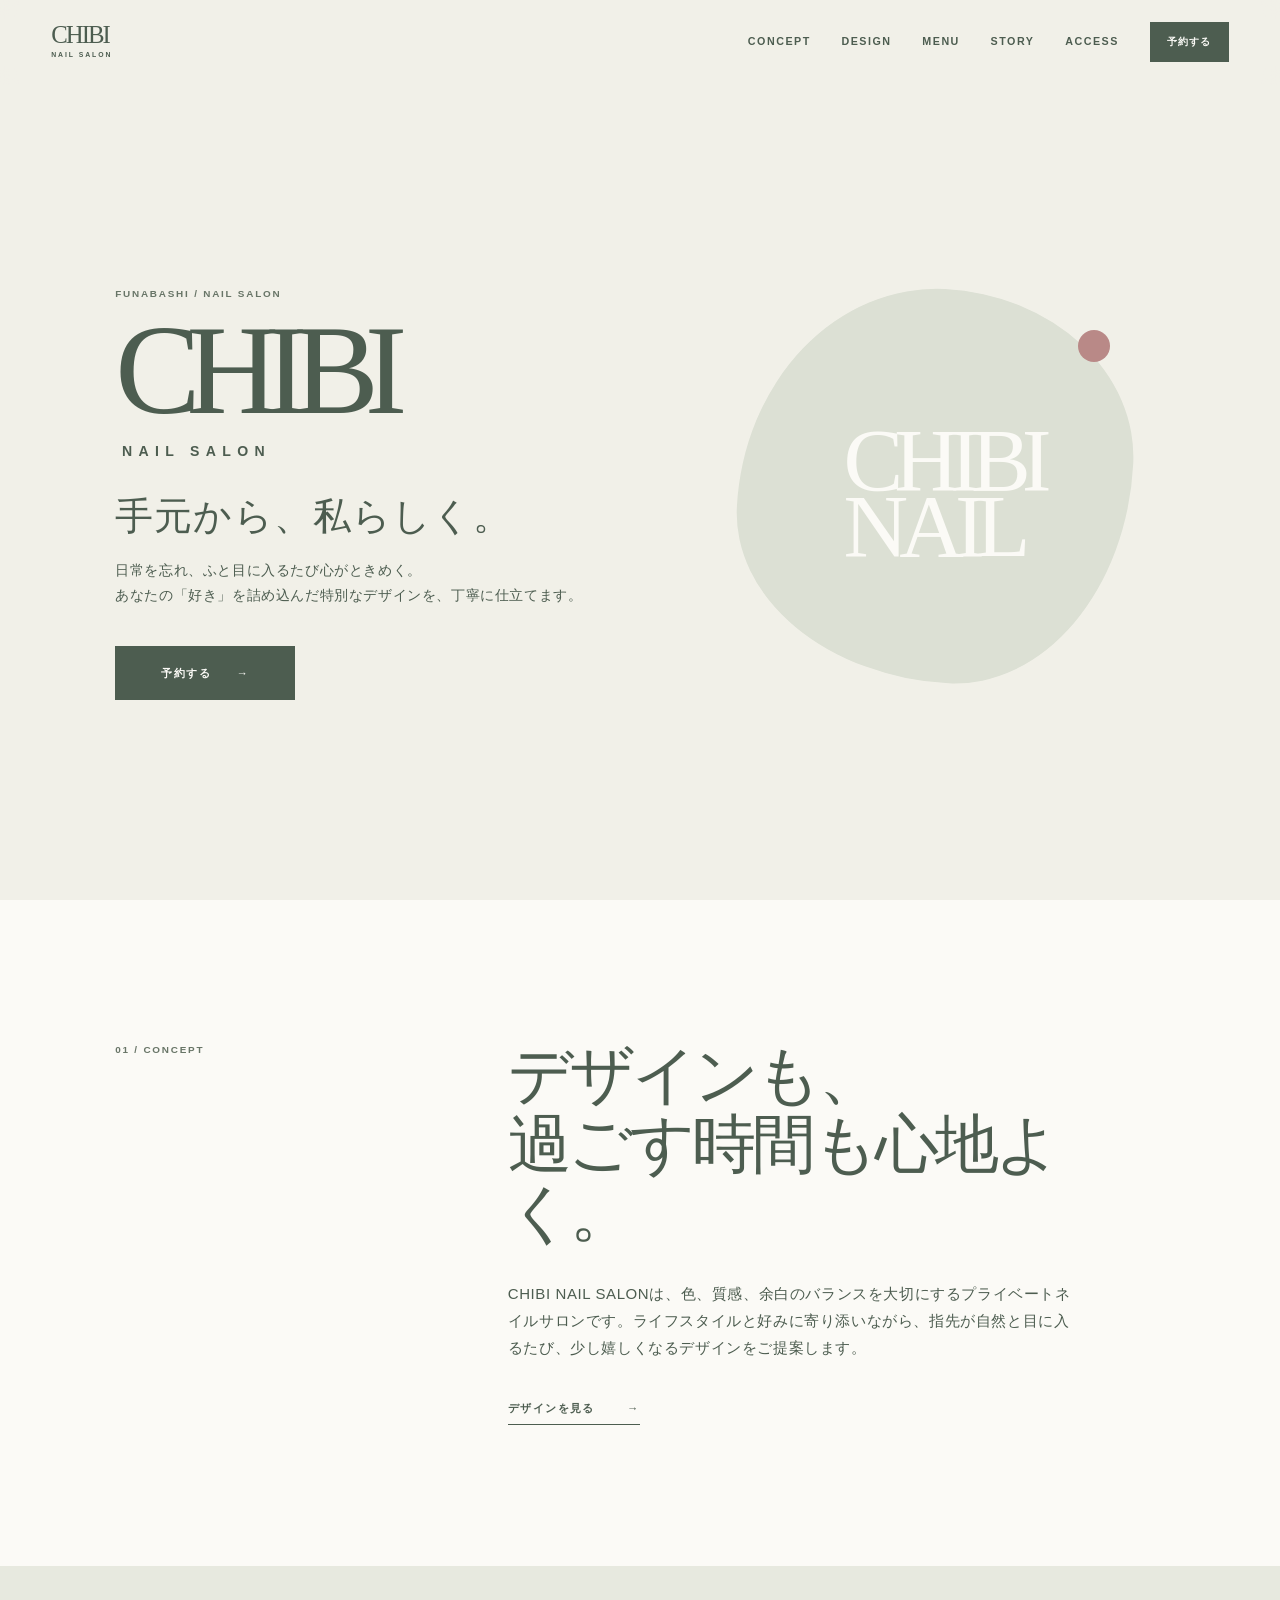
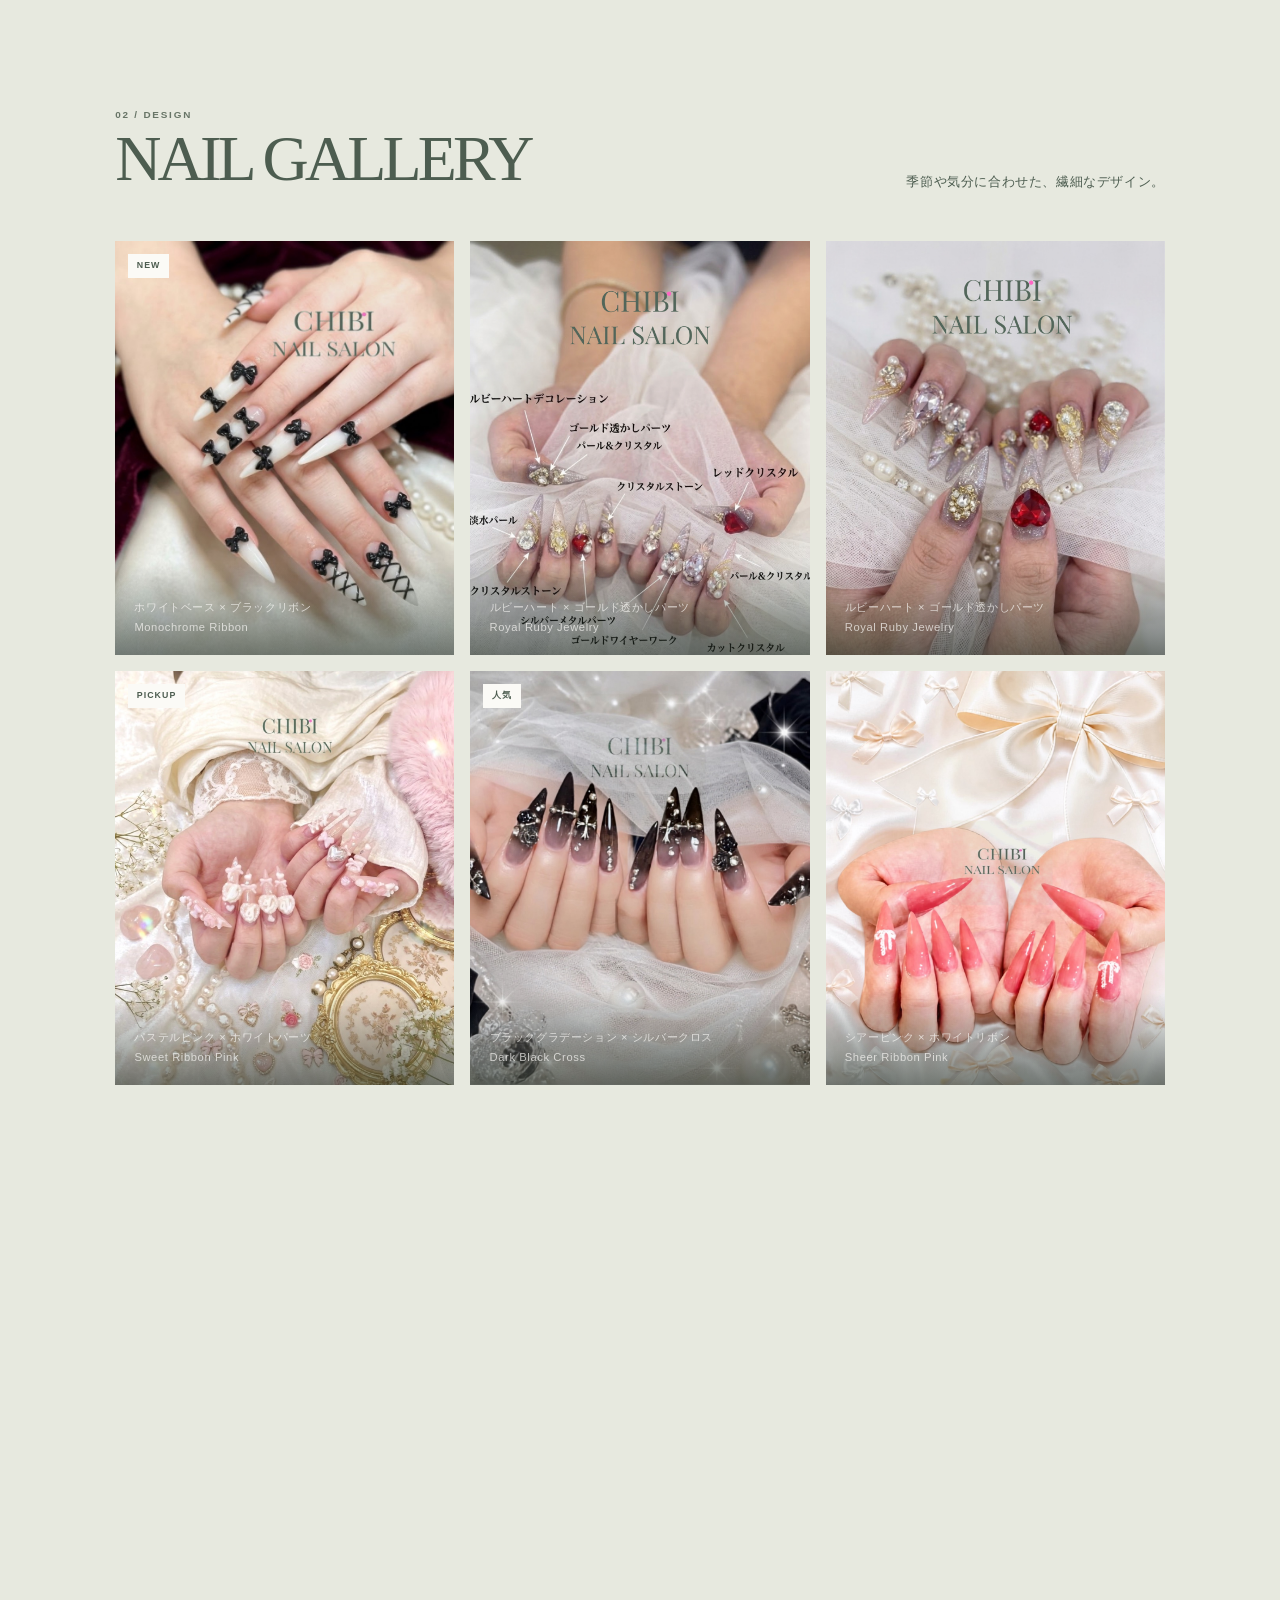
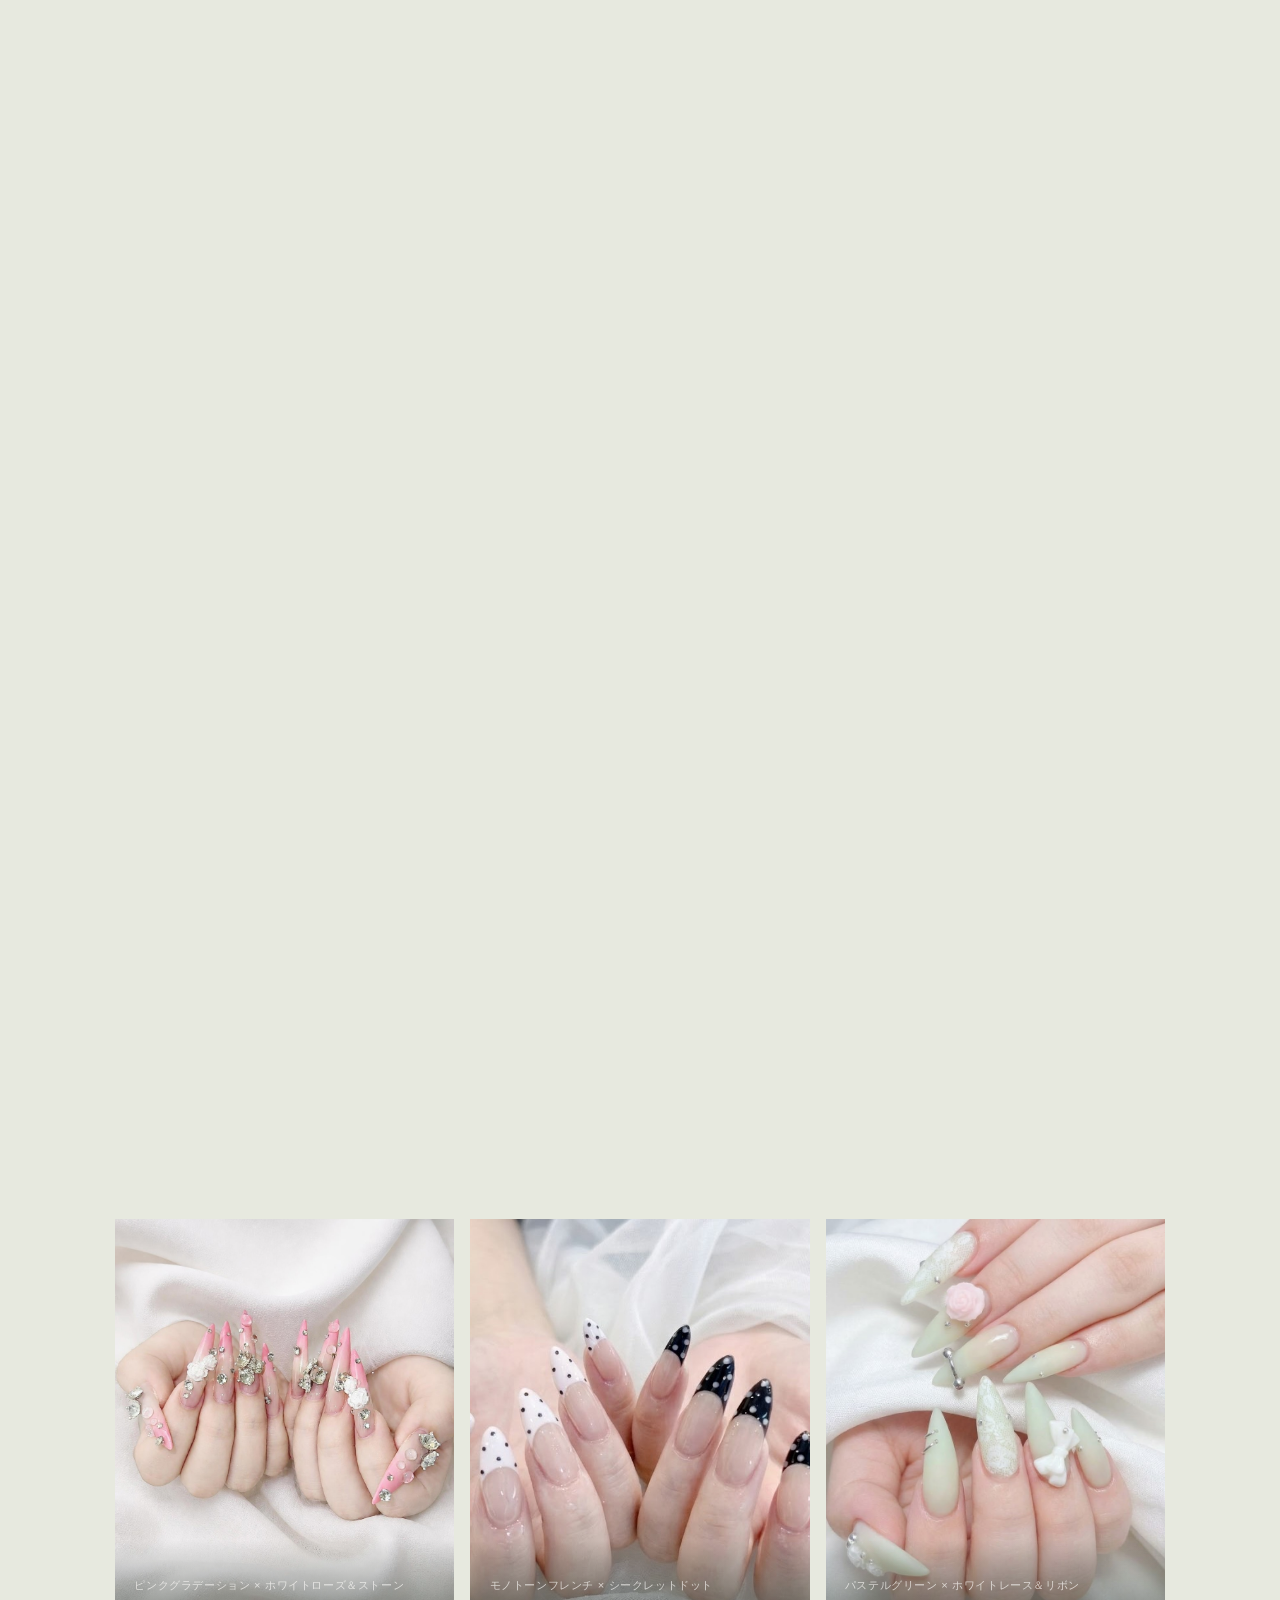
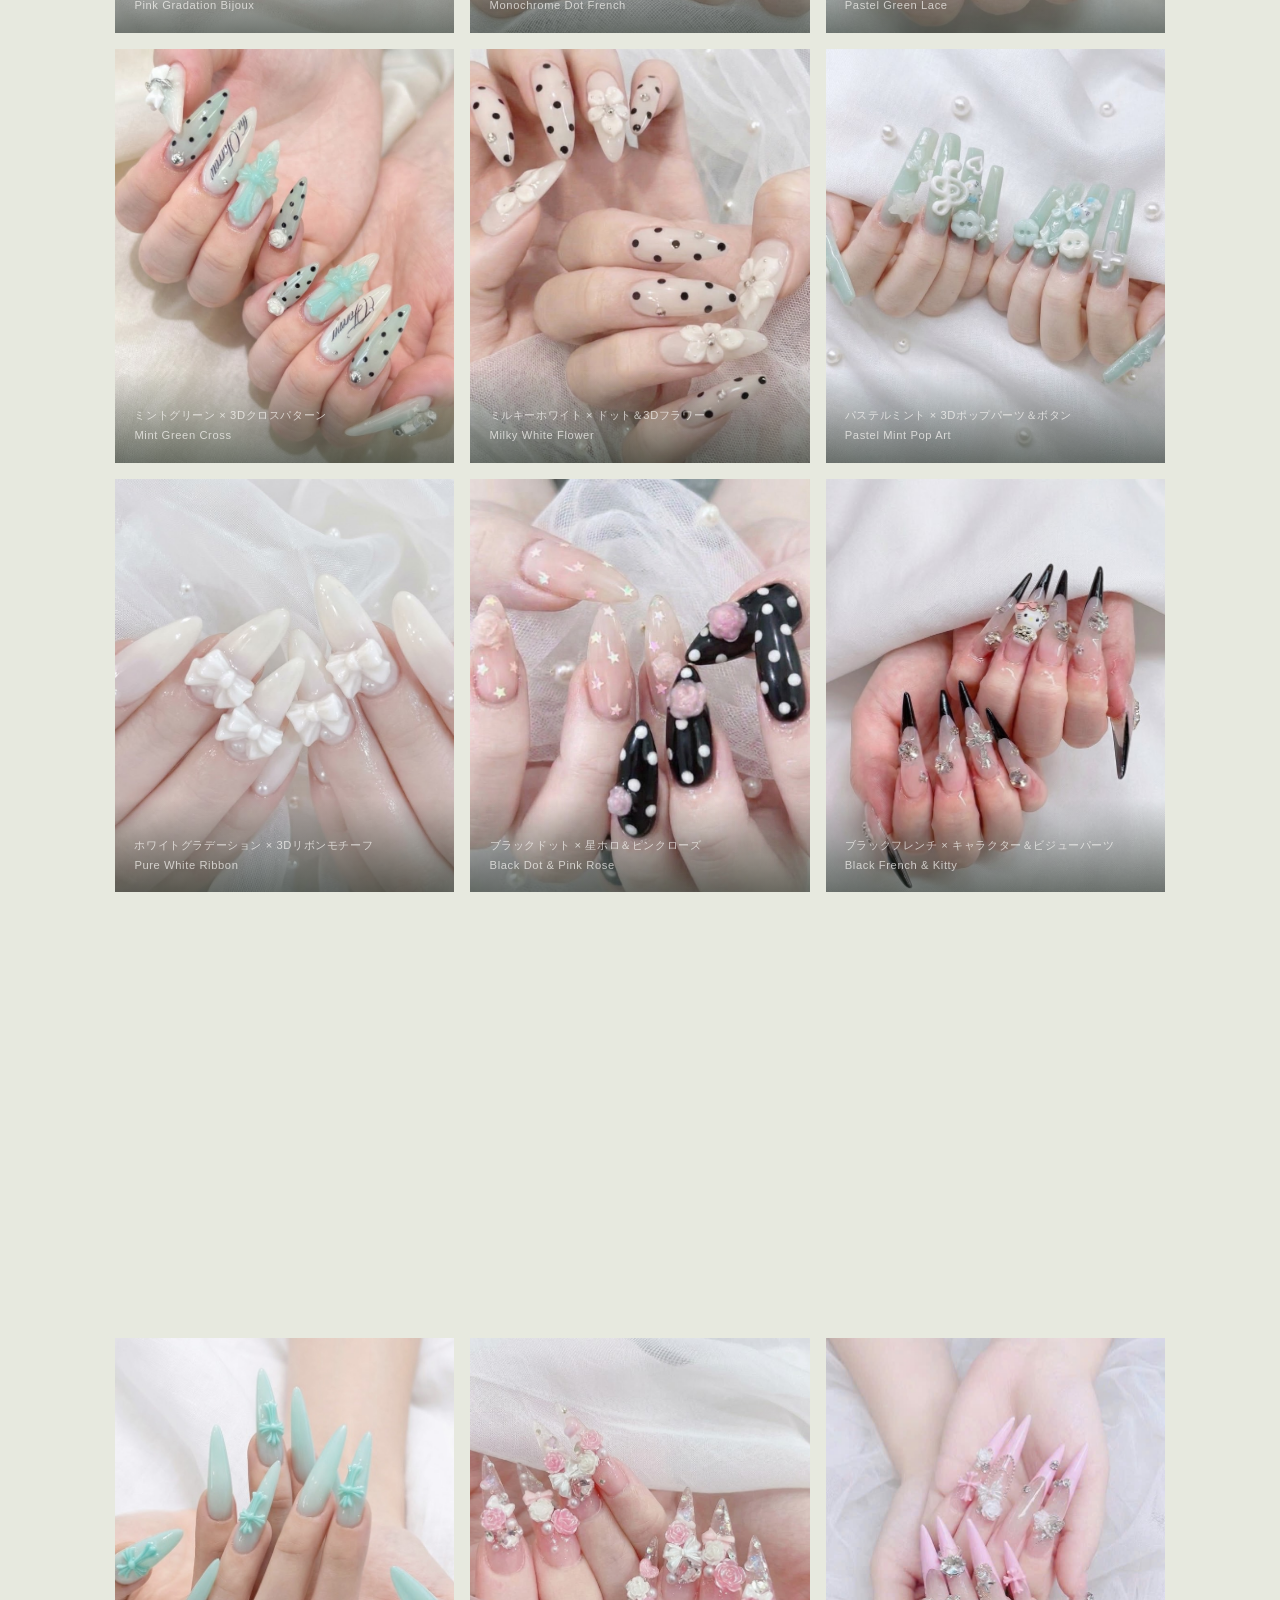
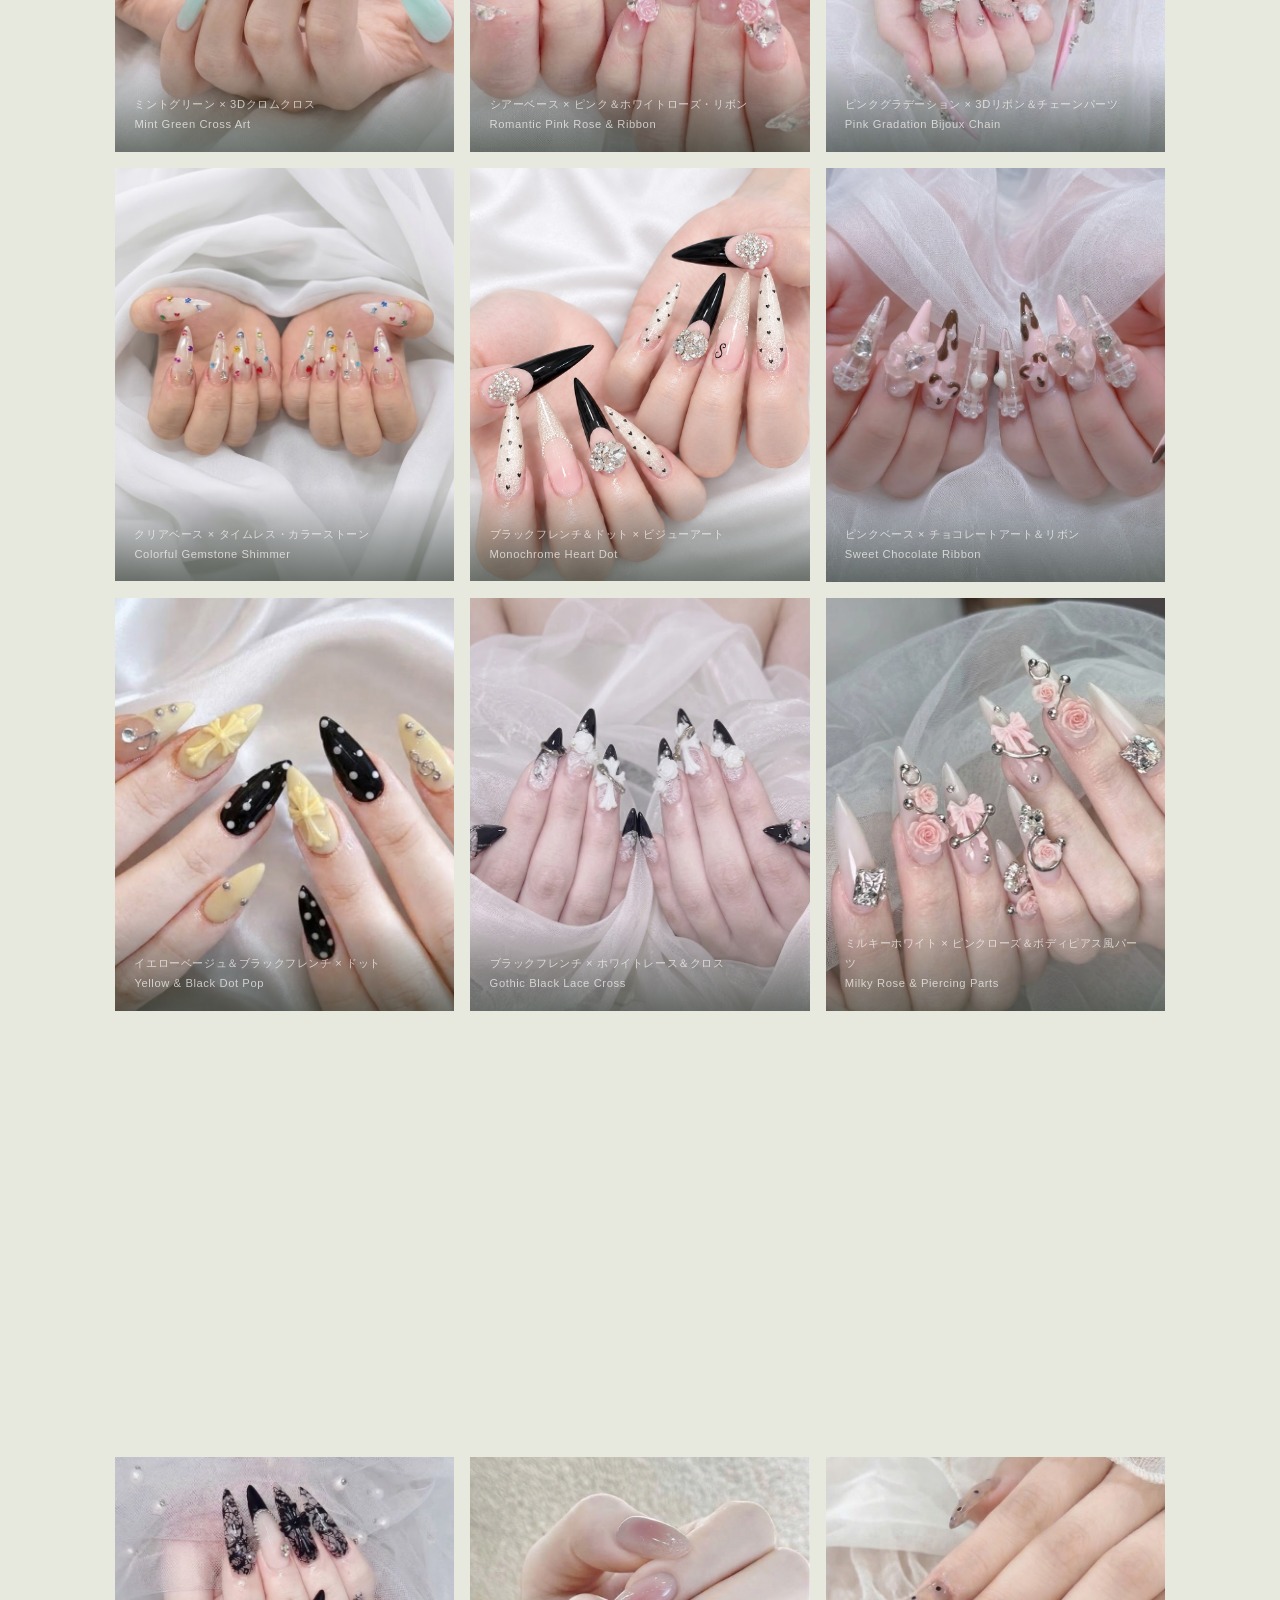
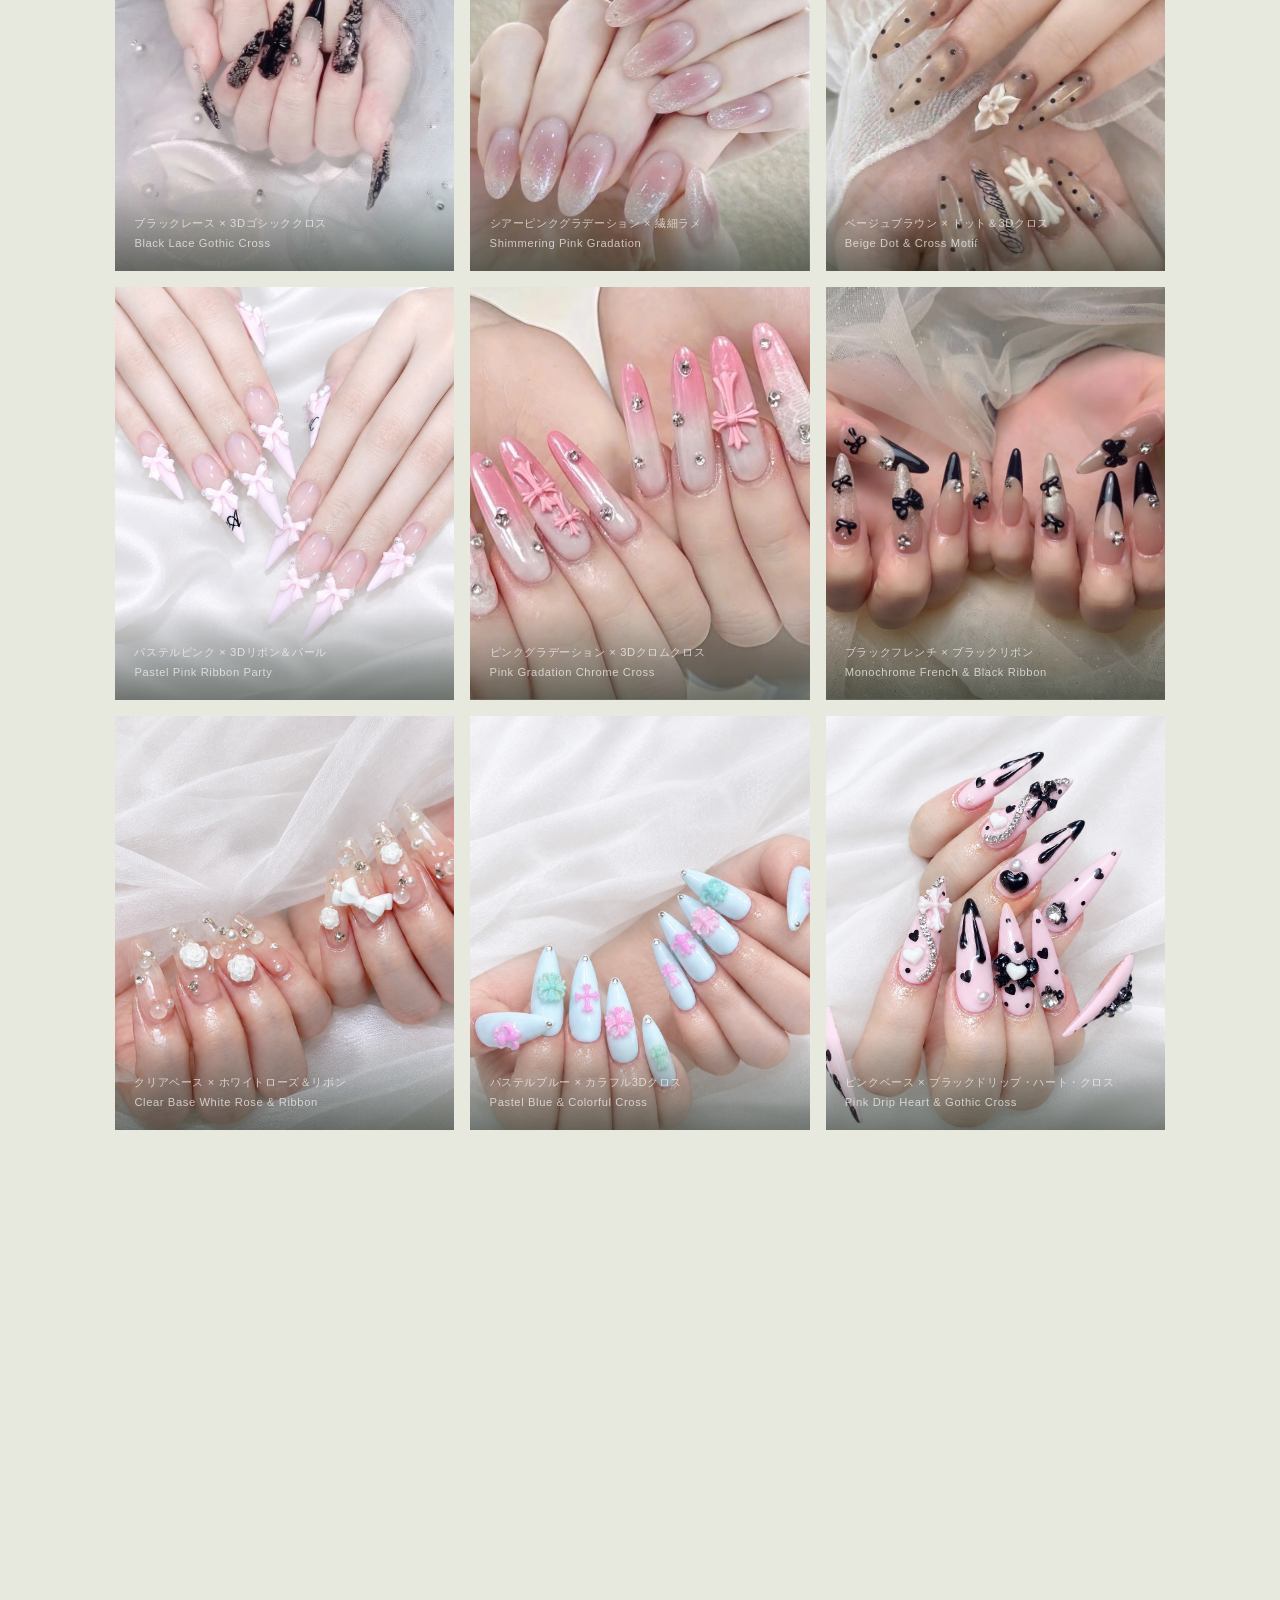
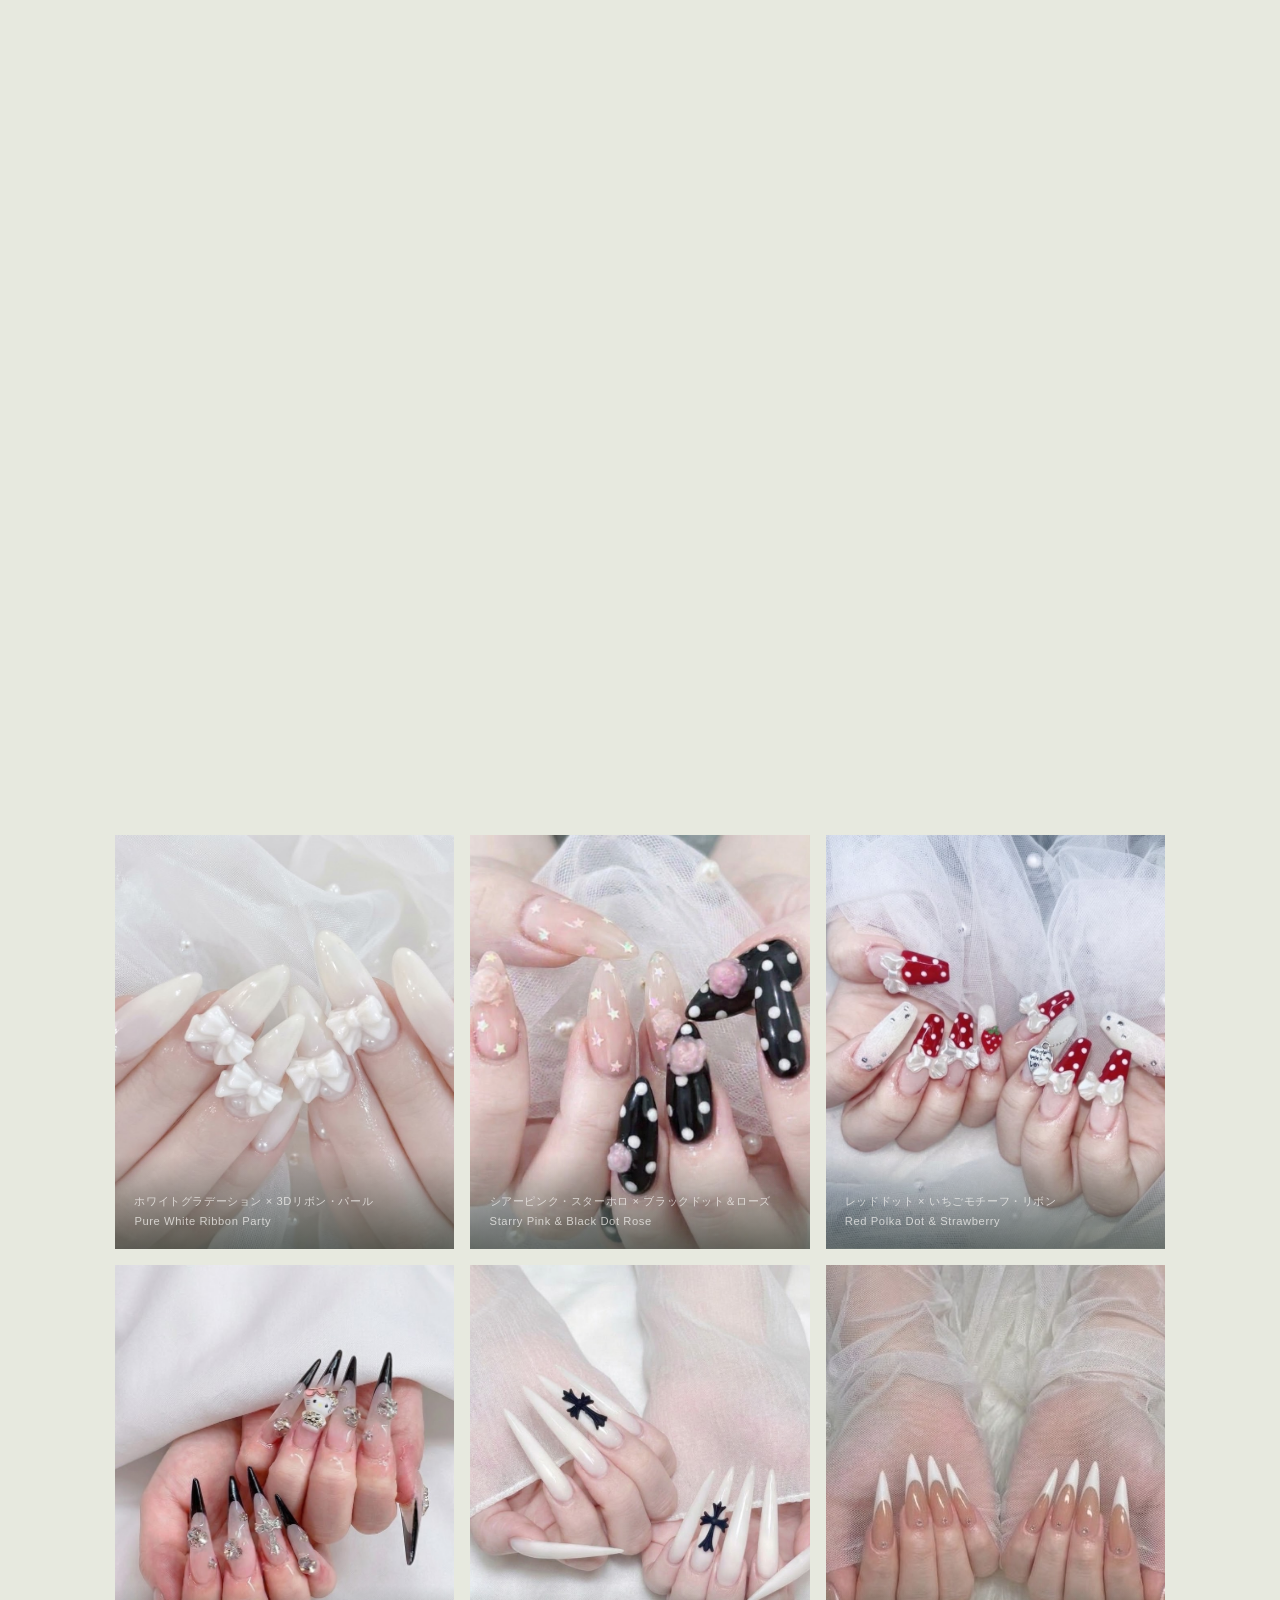
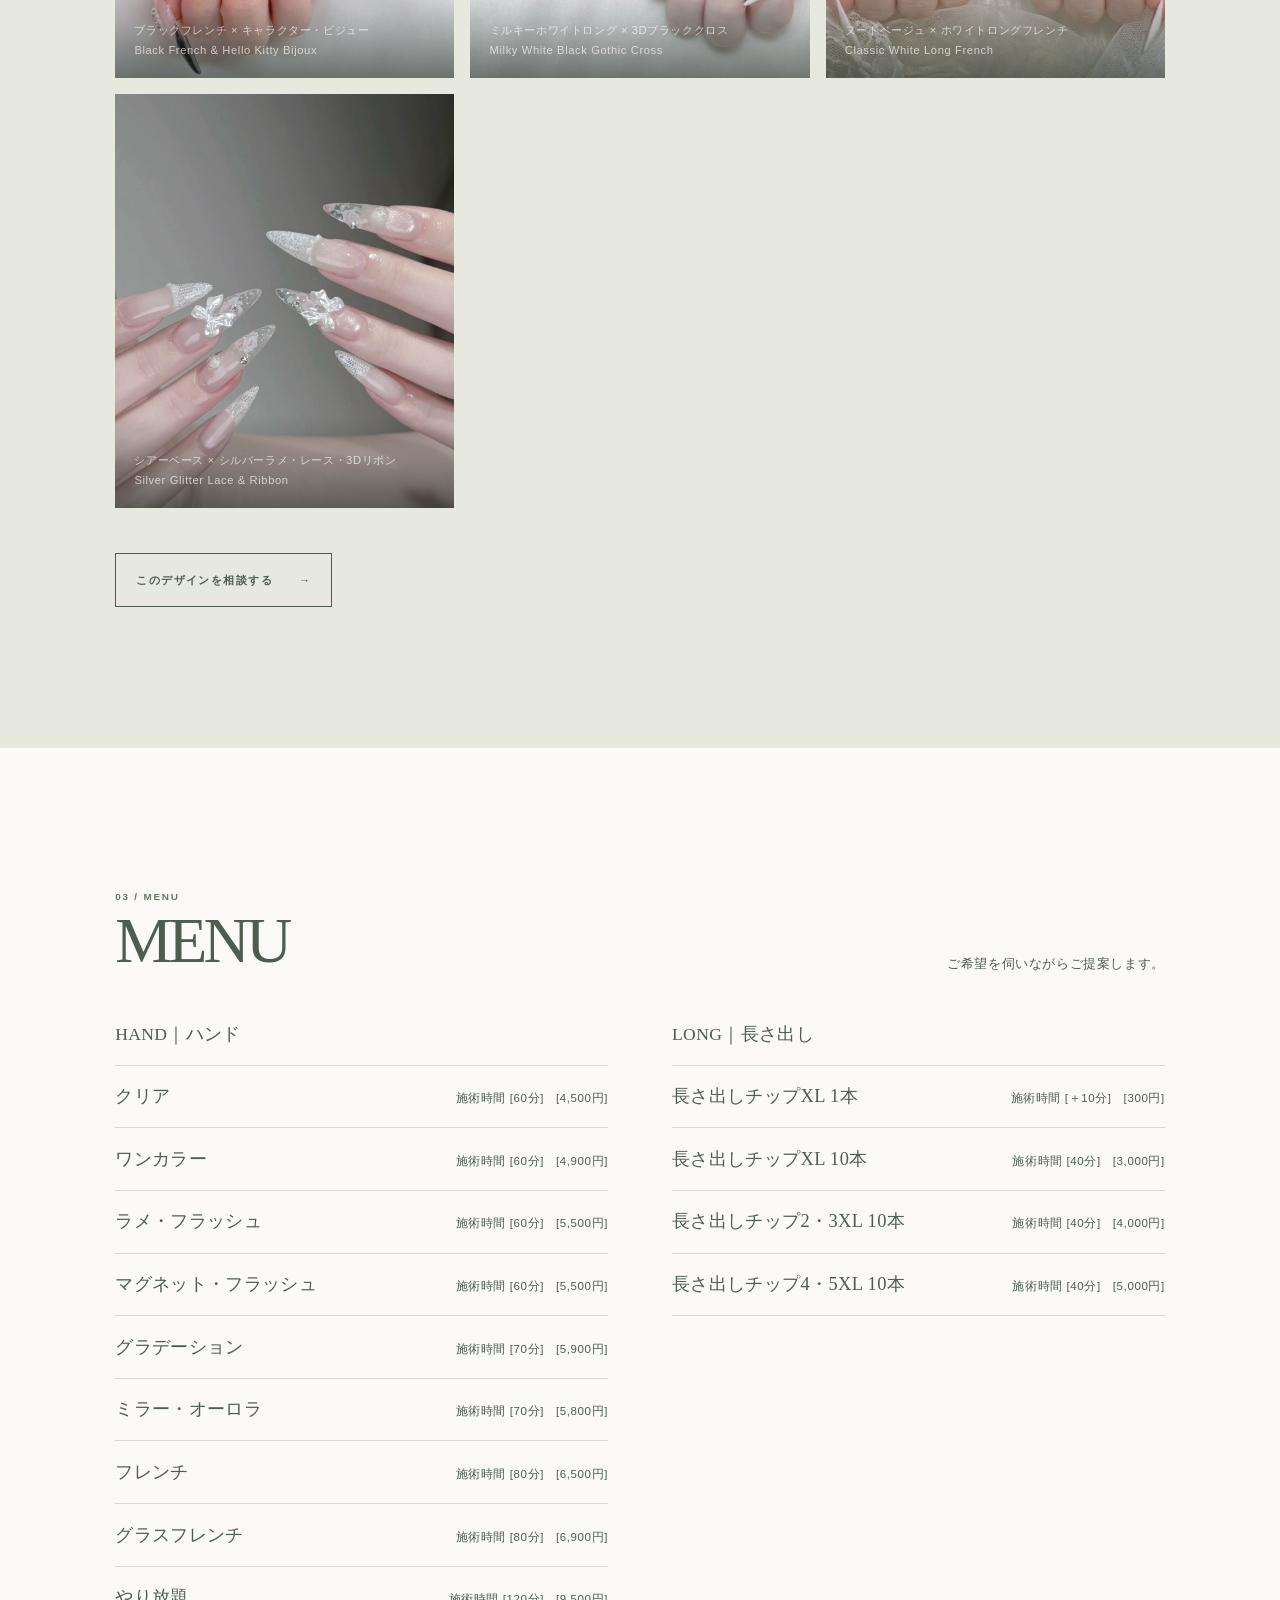
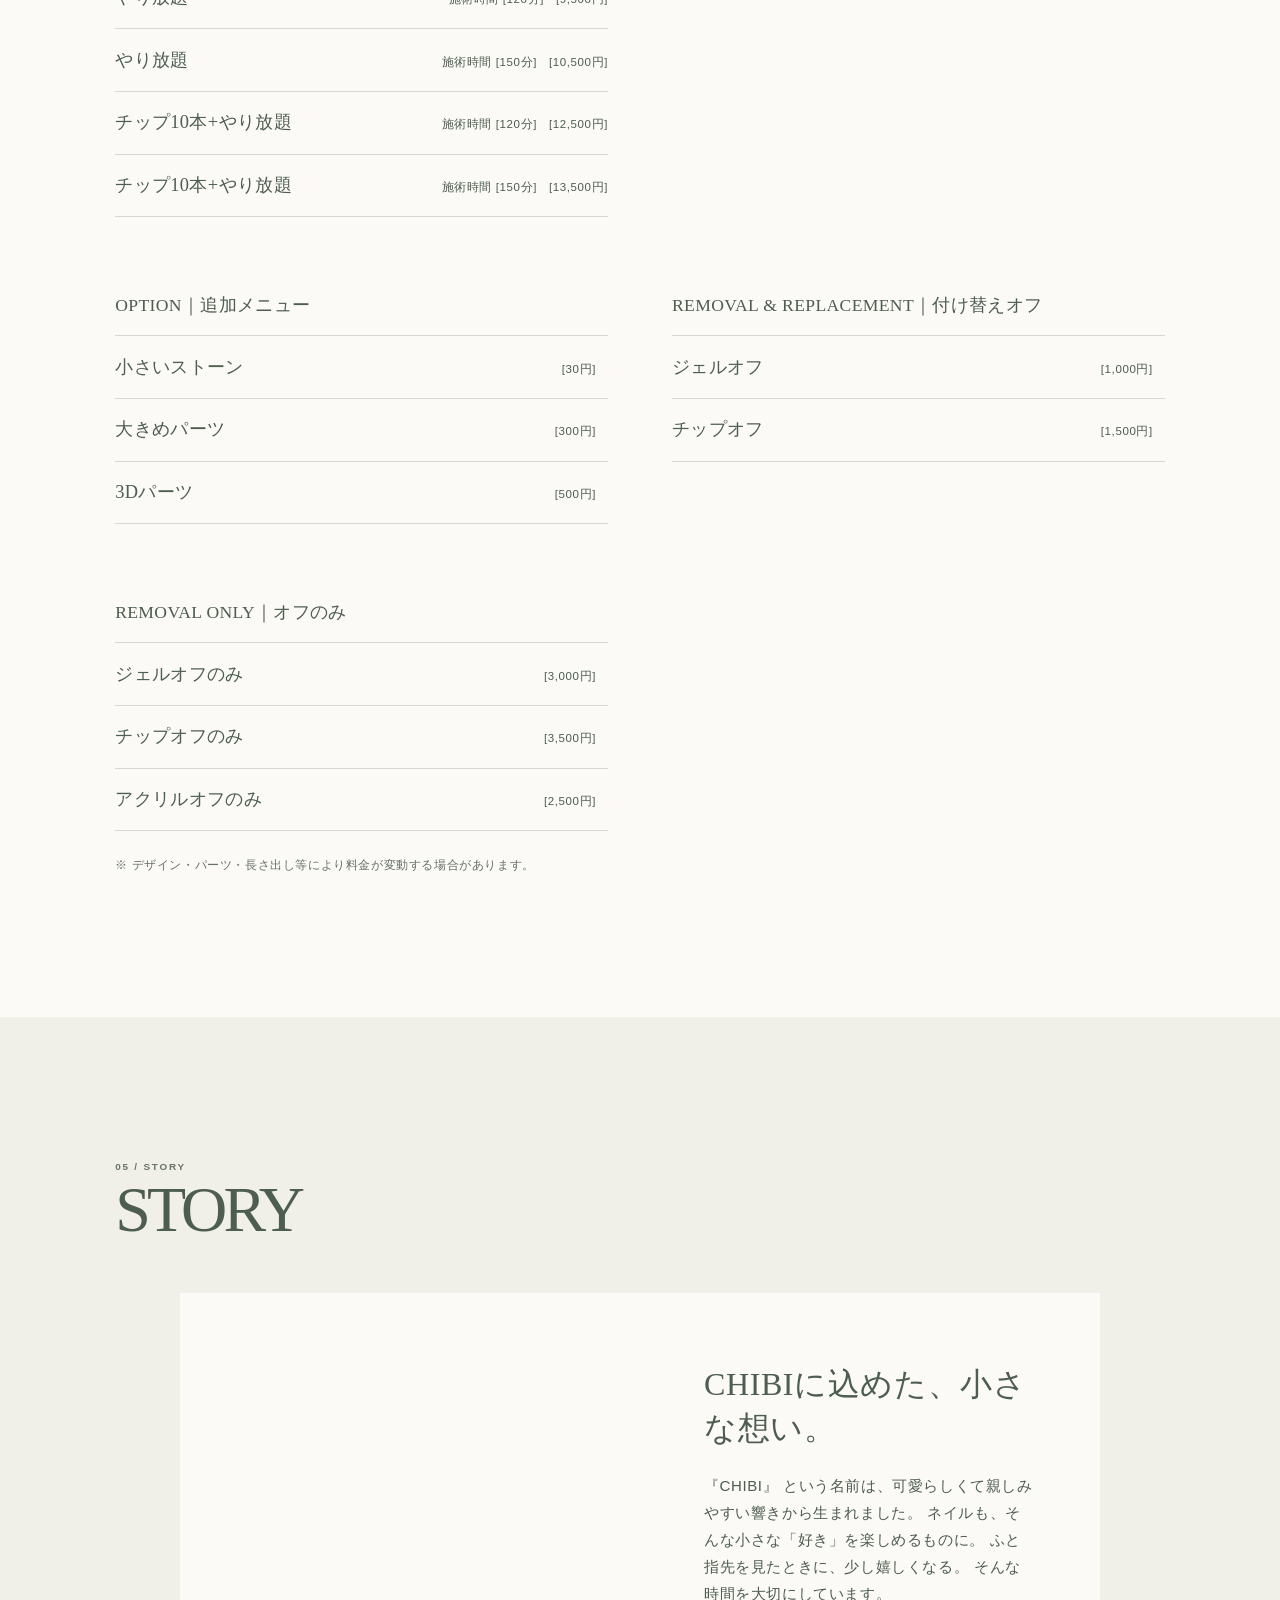
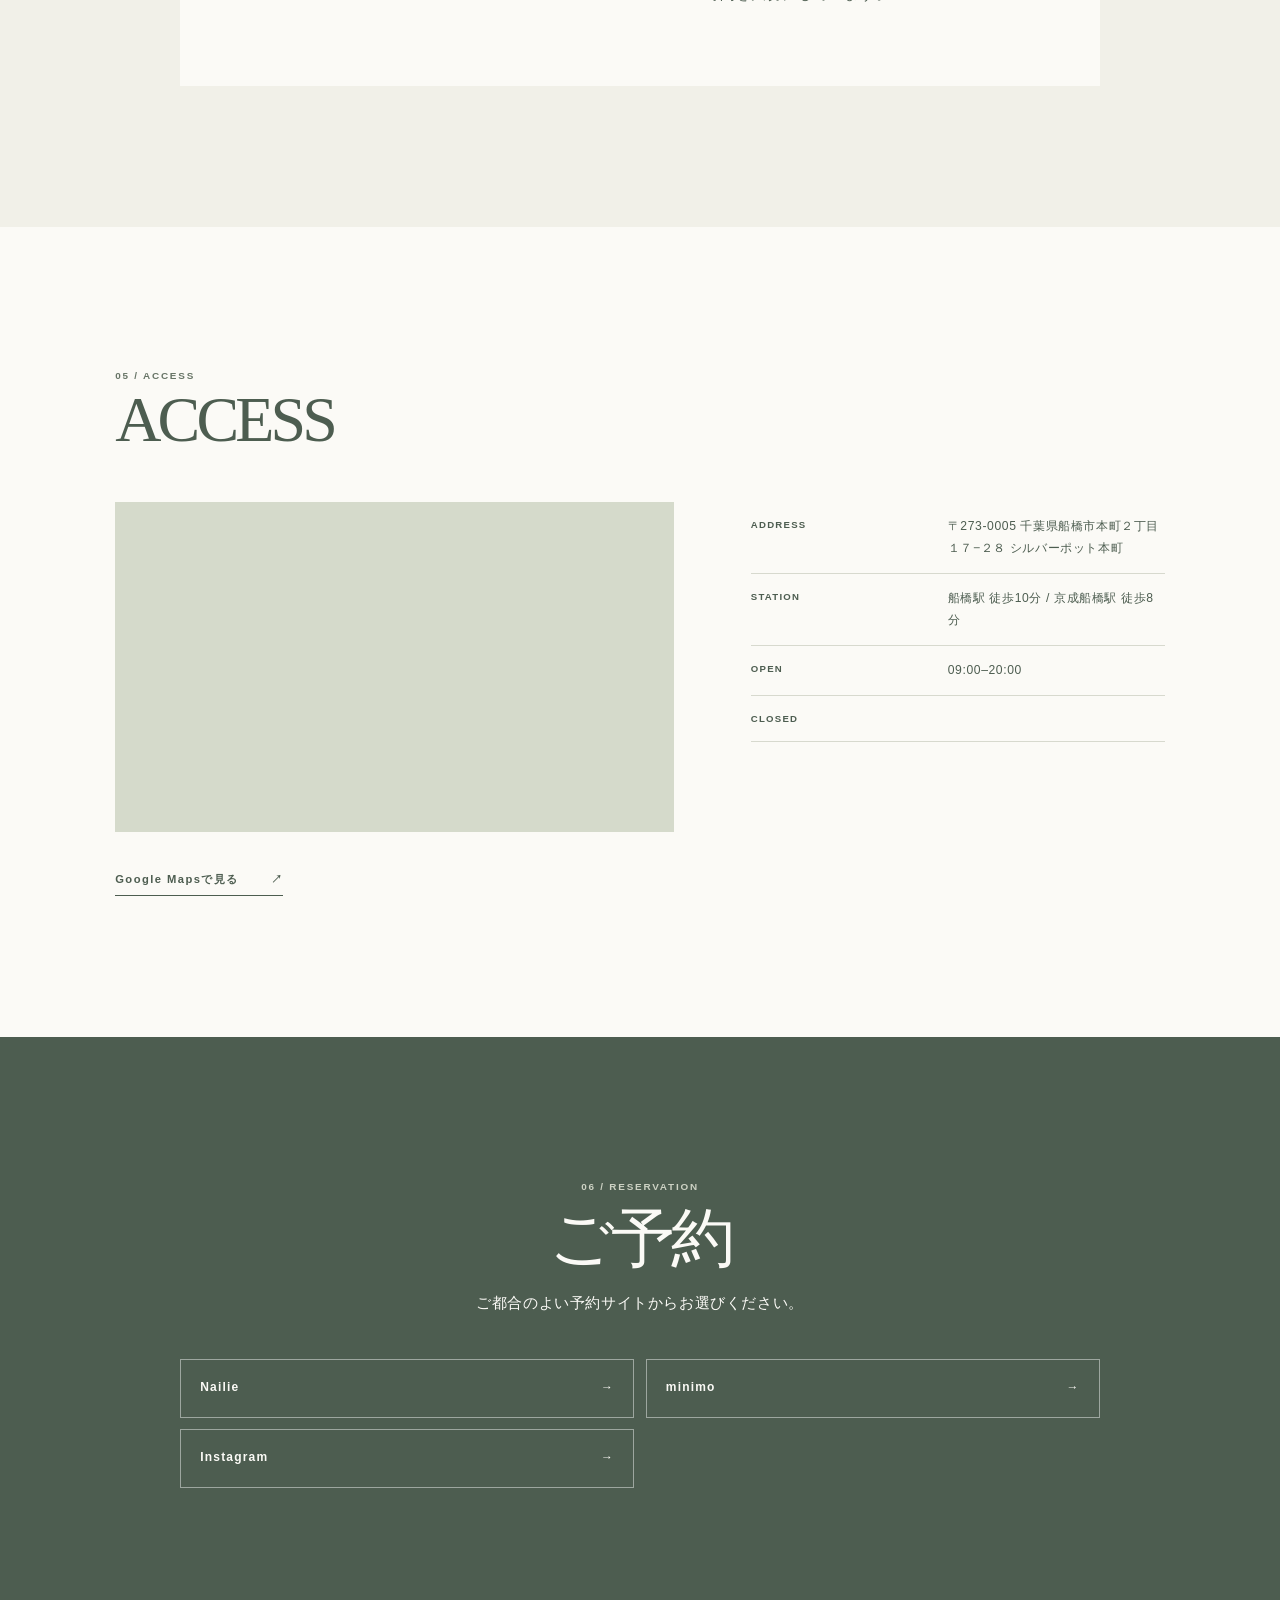
<file: index.html>
<!doctype html>
<html lang="ja">
  <head>
    <meta charset="UTF-8">
    <meta name="viewport" content="width=device-width, initial-scale=1.0">
    <link rel="icon" href="assets/images/NAIL SALON.FAVIVON1.png">
    <!-- CHANGE: 公開前に店舗情報に合わせて書き換えてください -->
    <title>
      CHIBI NAIL SALON｜手元から、私らしく。
    </title>
    <meta name="description" content="CHIBI NAIL SALONは、繊細なデザインと心地よい時間を大切にするネイルサロンです。ご予約はNAILY、ホットペッパービューティー、minimo、Instagramから。">
    <meta property="og:type" content="website">
    <meta property="og:title" content="CHIBI NAIL SALON｜手元から、私らしく。">
    <meta property="og:description" content="繊細なデザインと心地よい時間を大切にするネイルサロン。">
    <meta property="og:image" content="assets/logo/chibi-nail-logo.svg">
    <meta property="og:locale" content="ja_JP">
    <link rel="stylesheet" href="css/style.css">
  </head>
  <body>
    <!--
      ==================== 編集ガイド ====================
      1. 店舗名・キャッチコピー: HERO セクション
      2. メニュー・料金: MENU セクションの [ ] 内
      3. スタッフ情報: STAFF セクションの [ ] 内
      4. 住所・営業時間・Google Maps URL: ACCESS セクションの [ ] 内
      5. 予約URL: RESERVATION と FOOTER の [ ] 内
      6. ギャラリー写真: assets/images/ と js/main.js の galleryItems
      ====================================================
    -->
    <a class="skip-link" href="#main">
      本文へ移動
    </a>
    <header class="site-header" data-header>
      <a class="brand" href="#top" aria-label="CHIBI NAIL SALON ホーム">
        <span>
          CHIBI
        </span>
        <small>
          NAIL SALON
        </small>
      </a>
      <button class="menu-toggle" type="button" aria-label="メニューを開く" aria-expanded="false" aria-controls="site-nav" data-menu-toggle>
        <span>
        </span>
        <span>
        </span>
      </button>
      <nav id="site-nav" class="site-nav" aria-label="メインナビゲーション" data-menu>
        <a href="#concept">
          CONCEPT
        </a>
        <a href="#gallery">
          DESIGN
        </a>
        <a href="#menu">
          MENU
        </a>
        <a href="#staff">
          STORY
        </a>
        <a href="#access">
          ACCESS
        </a>
        <a class="button button--small" href="#reservation">
          予約する
        </a>
      </nav>
    </header>
    <main id="main">
      <!-- HERO: キャッチコピーと紹介文は、このセクションの文章を編集 -->
      <section id="top" class="hero" aria-labelledby="hero-title">
        <div class="hero__content reveal">
          <p class="eyebrow">
            FUNABASHI / NAIL SALON
          </p>
          <h1 id="hero-title">
            <span>
              CHIBI
            </span>
            <small>
              NAIL SALON
            </small>
          </h1>
          <p class="hero__lead">
            手元から、私らしく。
          </p>
          <p class="hero__copy">
            日常を忘れ、ふと目に入るたび心がときめく。
            <br>
            あなたの「好き」を詰め込んだ特別なデザインを、丁寧に仕立てます。
          </p>
          <a class="button" href="#reservation">
            予約する
            <span aria-hidden="true">
              →
            </span>
          </a>
        </div>
        <div class="hero__art" aria-hidden="true">
          <div class="hero__shape">
          </div>
          <div class="hero__dot">
          </div>
          <p>
            CHIBI
            <br>
            NAIL
          </p>
        </div>
      </section>
      <!-- CONCEPT: サロンの特徴・想いを編集 -->
      <section id="concept" class="section concept" aria-labelledby="concept-title">
        <div class="section__label reveal">
          <p class="eyebrow">
            01 / CONCEPT
          </p>
        </div>
        <div class="concept__content reveal">
          <h2 id="concept-title">
            デザインも、
            <br>
            過ごす時間も心地よく。
          </h2>
          <p>
            CHIBI NAIL SALONは、色、質感、余白のバランスを大切にするプライベートネイルサロンです。ライフスタイルと好みに寄り添いながら、指先が自然と目に入るたび、少し嬉しくなるデザインをご提案します。
          </p>
          <a class="text-link" href="#gallery">
            デザインを見る
            <span aria-hidden="true">
              →
            </span>
          </a>
        </div>
      </section>
      <!-- GALLERY: 画像は HTML ではなく js/main.js の galleryItems で管理 -->
      <section id="gallery" class="section gallery" aria-labelledby="gallery-title">
        <div class="section-heading reveal">
          <div>
            <p class="eyebrow">
              02 / DESIGN
            </p>
            <h2 id="gallery-title">
              NAIL GALLERY
            </h2>
          </div>
          <p>
            季節や気分に合わせた、繊細なデザイン。
          </p>
        </div>
        <!-- CHANGE: js/main.js の galleryItems に画像と情報を追加してください -->
        <div id="gallery-grid" class="gallery-grid" aria-live="polite">
        </div>
        <a class="button button--outline reveal" href="#reservation">
          このデザインを相談する
          <span aria-hidden="true">
            →
          </span>
        </a>
      </section>
      <!-- MENU: メニュー名、施術時間、料金を編集 -->
      <section id="menu" class="section menu" aria-labelledby="menu-title">
        <div class="section-heading reveal">
          <div>
            <p class="eyebrow">
              03 / MENU
            </p>
            <h2 id="menu-title">
              MENU
            </h2>
          </div>
          <p>
            ご希望を伺いながらご提案します。
          </p>
        </div>
        <!-- CHANGE: 料金・施術時間・オフ料金を確定後に下記へ入力してください -->
        <div class="menu-layout reveal">
          <section class="menu-category-block">
            <h3 class="menu-category">
              HAND｜ハンド
            </h3>
            <div class="menu-category__items">
    <!-- <article>
                <h3>
                  クリア
                </h3>
                <p class="menu-meta">
                  施術時間 [45分]
                </p>
                <p class="price">
                  [5,000円]
                </p>
              </article> -->
    <article>
                <h3>
                  クリア
                </h3>
                <p class="menu-meta">
                  施術時間 [60分]
                </p>
                <p class="price">
                  [4,500円]
                </p>
              </article>
    <article>
                <h3>
                  ワンカラー
                </h3>
                <p class="menu-meta">
                  施術時間 [60分]
                </p>
                <p class="price">
                  [4,900円]
                </p>
              </article>
    <article>
                <h3>
                  ラメ・フラッシュ
                </h3>
                <p class="menu-meta">
                  施術時間 [60分]
                </p>
                <p class="price">
                  [5,500円]
                </p>
              </article>
    <article>
                <h3>
                  マグネット・フラッシュ
                </h3>
                <p class="menu-meta">
                  施術時間 [60分]
                </p>
                <p class="price">
                  [5,500円]
                </p>
              </article>
    <article>
                <h3>
                  グラデーション
                </h3>
                <p class="menu-meta">
                  施術時間 [70分]
                </p>
                <p class="price">
                  [5,900円]
                </p>
              </article>
    <article>
                <h3>
                  ミラー・オーロラ
                </h3>
                <p class="menu-meta">
                  施術時間 [70分]
                </p>
                <p class="price">
                  [5,800円]
                </p>
              </article>
    <article>
                <h3>
                  フレンチ
                </h3>
                <p class="menu-meta">
                  施術時間 [80分]
                </p>
                <p class="price">
                  [6,500円]
                </p>
              </article>
                  <article>
                    <h3>
                      グラスフレンチ
                    </h3>
                    <p class="menu-meta">
                      施術時間 [80分]
                    </p>
                    <p class="price">
                      [6,900円]
                    </p>
                  </article>
                <article>
                  <h3>
                    やり放題
                  </h3>
                  <p class="menu-meta">
                    施術時間 [120分]
                  </p>
                  <p class="price">
                    [9,500円]
                  </p>
                </article>
                <article>
                  <h3>
                    やり放題
                  </h3>
                  <p class="menu-meta">
                    施術時間 [150分]
                  </p>
                  <p class="price">
                    [10,500円]
                  </p>
                </article>
                <article>
                  <h3>
                    チップ10本+やり放題
                  </h3>
                  <p class="menu-meta">
                    施術時間 [120分]
                  </p>
                  <p class="price">
                    [12,500円]
                  </p>
                </article>
                <article>
                  <h3>
                    チップ10本+やり放題
                  </h3>
                  <p class="menu-meta">
                    施術時間 [150分]
                  </p>
                  <p class="price">
                    [13,500円]
                  </p>
                </article>
            </div>

          </section>
          <section class="menu-category-block">
            <h3 class="menu-category">
              LONG｜長さ出し
            </h3>
            <div class="menu-category__items">
              <article>
                <h3>
                  長さ出しチップXL 1本
                </h3>
                <p class="menu-meta">
                  施術時間 [＋10分]
                </p>
                <p class="price">
                  [300円]
                </p>
              </article>
              <article>
                <h3>
                  長さ出しチップXL 10本
                </h3>
                <p class="menu-meta">
                  施術時間 [40分]
                </p>
                <p class="price">
                  [3,000円]
                </p>
              </article>
              <article>
                <h3>
                  長さ出しチップ2・3XL 10本
                </h3>
                <p class="menu-meta">
                  施術時間 [40分]
                </p>
                <p class="price">
                  [4,000円]
                </p>
              </article>
              <article>
                <h3>
                  長さ出しチップ4・5XL 10本
                </h3>
                <p class="menu-meta">
                  施術時間 [40分]
                </p>
                <p class="price">
                  [5,000円]
                </p>
              </article>
            </div>
          </section>
          <section class="menu-category-block">
            <h3 class="menu-category">
              OPTION｜追加メニュー
            </h3>
            <div class="menu-category__items">
              <article>
                <h3>
                  小さいストーン
                </h3>
                <!-- <p class="menu-meta">
                            施術時間 [120〜150分]
                          </p> -->
                <p class="price">
                  [30円]
                </p>
              </article>
              <article>
                <h3>
                  大きめパーツ
                </h3>
                <!-- <p class="menu-meta">
                            施術時間 [120〜150分]
                          </p> -->
                <p class="price">
                  [300円]
                </p>
              </article>
              <article>
                <h3>
                  3Dパーツ
                </h3>
                <!-- <p class="menu-meta">
                            施術時間 [120〜150分]
                          </p> -->
                <p class="price">
                  [500円]
                </p>
              </article>
            </div>
          </section>

          <section class="menu-category-block">
            <h3 class="menu-category">
              REMOVAL &amp; REPLACEMENT｜付け替えオフ
            </h3>
            <div class="menu-category__items">
    <article>
                <h3>
                  ジェルオフ
                </h3>
                <!-- <p class="menu-meta">
                  施術時間 [120〜150分]
                </p> -->
                <p class="price">
                  [1,000円]
                </p>
              </article>
    <article>
                <h3>
                  チップオフ
                </h3>
                <!-- <p class="menu-meta">
                  施術時間 [120〜150分]
                </p> -->
                <p class="price">
                  [1,500円]
                </p>
              </article>
            </div>
          </section>
          <section class="menu-category-block">
            <h3 class="menu-category">
              REMOVAL ONLY｜オフのみ
            </h3>
            <div class="menu-category__items">
    <article>
                <h3>
                  ジェルオフのみ
                </h3>
                <!-- <p class="menu-meta">
                  施術時間 [120〜150分]
                </p> -->
                <p class="price">
                  [3,000円]
                </p>
              </article>
    <article>
                <h3>
                  チップオフのみ
                </h3>
                <!-- <p class="menu-meta">
                  施術時間 [120〜150分]
                </p> -->
                <p class="price">
                  [3,500円]
                </p>
              </article>
    <article>
                <h3>
                  アクリルオフのみ
                </h3>
                <!-- <p class="menu-meta">
                  施術時間 [120〜150分]
                </p> -->
                <p class="price">
                  [2,500円]
                </p>
              </article>

            </div>
          </section>
        </div>
        <p class="note reveal">
          ※ デザイン・パーツ・長さ出し等により料金が変動する場合があります。
        </p>
        </section>
      <!-- STAFF: 名前、プロフィール、得意なデザイン、Instagramを編集 -->
      <section id="staff" class="section staff" aria-labelledby="staff-title">
        <div class="section-heading reveal">
          <div>
            <p class="eyebrow">
              05 / STORY
            </p>
            <h2 id="staff-title">
              STORY
            </h2>
          </div>
        </div>
        <!-- CHANGE: assets/images/staff.jpg を実際のスタッフ写真に置き換えてください -->
        <div class="staff-card reveal">
          <div class="staff-image placeholder-image">
            <span>
                <video autoplay muted loop playsinline>
                  <source src="assets/logo/BRAND.mp4" type="video/mp4">
                </video>
              <!-- STAFF -->
              <!-- <br>
              PHOTO -->
            </span>
          </div>
          <div class="staff-copy">
            <p class="eyebrow">
              <!-- NAIL ARTIST -->
            </p>
            <h3>
              CHIBIに込めた、小さな想い。
            </h3>
            <p>
              『CHIBI』 という名前は、可愛らしくて親しみやすい響きから生まれました。
              ネイルも、そんな小さな「好き」を楽しめるものに。 ふと指先を見たときに、少し嬉しくなる。 そんな時間を大切にしています。
            </p>
            <!-- <dl>
              <div>
                <dt>
                  SPECIALTY
                </dt>
                <dd>
                  [得意なデザイン]
                </dd>
              </div>
              <div>
                <dt>
                  INSTAGRAM
                </dt>
                <dd>
                  <a href="https://www.instagram.com/chibi_nail_salon/" target="_blank" rel="noopener noreferrer">
                    @[Instagram account]
                  </a>
                </dd>
              </div>
            </dl> -->
          </div>
        </div>
      </section>
      <!-- ACCESS: 住所、駅、営業時間、定休日、Google Maps URLを編集 -->
      <section id="access" class="section access" aria-labelledby="access-title">
        <div class="section-heading reveal">
          <div>
            <p class="eyebrow">
              05 / ACCESS
            </p>
            <h2 id="access-title">
              ACCESS
            </h2>
          </div>
        </div>
        <!-- CHANGE: 住所・駅名・営業時間・地図URLを入力してください -->
        <div class="access-grid reveal">
          <div class="access-map">
            <iframe
              src="https://www.google.com/maps/embed?pb=!1m18!1m12!1m3!1d1620.0473947217167!2d139.9814938568492!3d35.69928494311679!2m3!1f0!2f0!3f0!3m2!1i1024!2i768!4f13.1!3m3!1m2!1s0x6018807f768fbe63%3A0x2115a2a6e91d216d!2z44CSMjczLTAwMDUg5Y2D6JGJ55yM6Ii55qmL5biC5pys55S677yS5LiB55uu77yR77yX4oiS77yS77yYIOOCt-ODq-ODkOODvOODneODg-ODiOacrOeUug!5e0!3m2!1sja!2sjp!4v1789098207807!5m2!1sja!2sjp"
              width="600" height="450" style="border:0;" allowfullscreen="" loading="lazy"
              referrerpolicy="strict-origin-when-cross-origin"></iframe>
          </div>
          <dl class="details">
            <div>
              <dt>
                ADDRESS
              </dt>
              <dd>
                〒273-0005 千葉県船橋市本町２丁目１７−２８ シルバーポット本町
              </dd>
            </div>
            <div>
              <dt>
                STATION
              </dt>
              <dd>
                船橋駅 徒歩10分 / 京成船橋駅 徒歩8分
              </dd>
            </div>
            <div>
              <dt>
                OPEN
              </dt>
              <dd>
                09:00–20:00
              </dd>
            </div>
            <div>
              <dt>
                CLOSED
              </dt>
              <dd>
                <!-- 木曜・日曜（予定） -->
              </dd>
            </div>
          </dl>
        </div>
        <a class="text-link reveal" href="https://maps.app.goo.gl/TWgWrr4bNJ23jzw79" target="_blank" rel="noopener noreferrer">
          Google Mapsで見る
          <span aria-hidden="true">
            ↗
          </span>
        </a>
      </section>
      <!-- RESERVATION: 4つの予約URLを編集 -->
      <section id="reservation" class="reservation" aria-labelledby="reservation-title">
        <div class="reservation__inner reveal">
          <p class="eyebrow">
            06 / RESERVATION
          </p>
          <h2 id="reservation-title">
            ご予約
          </h2>
          <p>
            ご都合のよい予約サイトからお選びください。
          </p>
          <!-- CHANGE: 各 href を実際の予約URLに必ず差し替えてください -->
          <div class="reservation-links">
            <a href="https://nailie.jp/booking/qAnlBxmc9B/sns-link" target="_blank" rel="noopener noreferrer">Nailie
              <span>
                →
              </span>
            </a>
            <!-- <a href="[ホットペッパー予約URL]" target="_blank" rel="noopener noreferrer">
              Hot Pepper Beauty
              <span>
                →
              </span>
            </a> -->
            <a href="https://minimodel.jp/r/af01FDM?sharefrom=app" target="_blank" rel="noopener noreferrer">
              minimo
              <span>
                →
              </span>
            </a>
            <a href="https://www.instagram.com/chibi_nail_salon/" target="_blank" rel="noopener noreferrer">
              Instagram
              <span>
                →
              </span>
            </a>
          </div>
        </div>
      </section>
      <!-- INFORMATION: 支払い方法、キャンセル規約、注意事項を編集 -->
      <section id="information" class="section information" aria-labelledby="information-title">
        <div class="section-heading reveal">
          <div>
            <p class="eyebrow">
              07 / INFORMATION
            </p>
            <h2 id="information-title">
              INFORMATION
            </h2>
          </div>
        </div>
        <!-- CHANGE: 運用ルール確定後に、下記の [ ] 内を編集してください -->
        <div class="accordion reveal">
          <details>
            <summary>
              お支払い方法
            </summary>
            <p>
              💴 お支払い方法<br>
              現金のほか、各種キャッシュレス決済をご利用いただけます。
              <br><br>
              💳 クレジットカード<br>
              Visa ／ Mastercard ／ American Express ／ JCB ／ Discover ／ Diners Club ／ UnionPay（銀聯）
              <br><br>
              📱 電子マネー<br>
              iD ／ QUICPay ／ 交通系IC（Suica・PASMOなど）
              <br><br>
              📲 QRコード決済<br>
              PayPay ／ d払い ／ 楽天ペイ ／ au PAY ／ メルペイ ／ WeChat Pay ／ Alipay+
            </p>
          </details>
          <details>
            <summary>
              キャンセルポリシー
            </summary>
            <p>
              🕯️ キャンセル・変更について<br><br>

              ご予約の変更・キャンセルは、できるだけお早めにInstagram DMよりご連絡ください。<br><br>

              無断キャンセルや直前のキャンセルが続く場合、今後のご予約をお控えいただく場合がございます。<br><br>

              ※キャンセル料が発生する場合は、事前にご案内いたします。<br><br>
            </p>
          </details>
          <details>
            <summary>
              ご来店前の注意事項
            </summary>
            <p>
              🤍 ご来店前にご確認ください<br><br>

              ・ご予約時間の5分前を目安にご来店ください。<br><br>
              ・遅刻される場合は、必ずInstagram DMよりご連絡ください。<br><br>
              ・遅刻の状況によっては、施術内容の変更またはキャンセルをお願いする場合がございます。<br><br>
              ・施術内容によっては、ご希望のデザインや時間に添えない場合がございます。<br><br>
              ・爪の状態によっては、安全上の理由から施術をお断りする場合がございます。<br><br>

              ご不明な点がございましたら、お気軽にDMよりご相談ください𓂃𓈒𓏸
            </p>
          </details>
        </div>
      </section>
    </main>
    <!-- FOOTER: Instagram URLを RESERVATION と同じURLへ編集 -->
    <footer class="site-footer">
      <a class="brand brand--footer" href="#top">
        <span>
          CHIBI
        </span>
        <small>
          NAIL SALON
        </small>
      </a>
      <div>
        <a href="https://www.instagram.com/chibi_nail_salon/" target="_blank" rel="noopener noreferrer">
          INSTAGRAM
        </a>
        <a href="https://forms.gle/39bvaUoVCjbk1fVf6">
          予約/RESERVATION
        </a>
      </div>
      <p>
        ©
        <span data-year>
        </span>
        CHIBI NAIL SALON
      </p>
    </footer>
    <a class="mobile-cta" href="#reservation">
      予約する
      <span aria-hidden="true">
        →
      </span>
    </a>
    <dialog class="lightbox" data-lightbox>
      <button class="lightbox__close" type="button" aria-label="拡大画像を閉じる" data-lightbox-close>
        ×
      </button>
      <!-- <img src="" alt="" data-lightbox-image> -->
      <p data-lightbox-caption>
      </p>
    </dialog>
    <script src="js/main.js">
    </script>
  </body>
</html>
</file>
<file: css/style.css>
:root {
  --ink: #4d5d50;
  --olive: #687567;
  --sage: #aab19a;
  --pink: #b98987;
  --paper: #f1f0e8;
  --white: #fbfaf6;
  --line: #d7d9ce;
  --serif: Didot, "Bodoni 72", Georgia, serif;
  --sans: "Avenir Next", Avenir, "Helvetica Neue", Arial, sans-serif;
}

* {
  box-sizing: border-box;
}

html {
  scroll-behavior: smooth;
}

body {
  margin: 0;
  background: var(--paper);
  color: var(--ink);
  font: 15px/1.8 var(--sans);
  letter-spacing: .04em;
}

a {
  color: inherit;
  text-decoration: none;
}

.skip-link {
  position: absolute;
  left: -9999px;
}

.skip-link:focus {
  left: 1rem;
  top: 1rem;
  z-index: 20;
  background: #fff;
  padding: .75rem;
}

.site-header {
  height: 85px;
  padding: 0 clamp(1.25rem, 4vw, 5rem);
  display: flex;
  align-items: center;
  justify-content: space-between;
  border-bottom: 1px solid transparent;
  position: sticky;
  top: 0;
  z-index: 10;
  background: color-mix(in srgb, var(--paper) 94%, transparent);
  backdrop-filter: blur(9px);
}

.site-header.is-scrolled {
  border-color: var(--line);
}

.brand {
  display: grid;
  line-height: .8;
  color: var(--ink);
  font-family: var(--serif);
  font-size: 1.55rem;
  letter-spacing: -.08em;
}

.brand small {
  margin-top: .42rem;
  font: 600 .43rem/1 var(--sans);
  letter-spacing: .28em;
}

.site-nav {
  display: flex;
  align-items: center;
  gap: clamp(1rem, 2.4vw, 2.7rem);
  font-size: .67rem;
  font-weight: 600;
  letter-spacing: .14em;
}

.site-nav>a:not(.button) {
  padding: .45rem 0;
}

.site-nav>a:not(.button):hover,
.text-link:hover,
.site-footer a:hover {
  color: var(--pink);
}

.menu-toggle {
  display: none;
}

.button {
  display: inline-flex;
  align-items: center;
  justify-content: center;
  gap: 1.6rem;
  min-width: 180px;
  padding: 1rem 1.25rem;
  background: var(--ink);
  border: 1px solid var(--ink);
  color: var(--white);
  font-size: .7rem;
  font-weight: 600;
  letter-spacing: .13em;
  transition: .25s;
}

.button:hover {
  background: transparent;
  color: var(--ink);
}

.button--small {
  min-width: auto;
  padding: .65rem 1rem;
  font-size: .63rem;
}

.button--outline {
  background: transparent;
  color: var(--ink);
}

.button--outline:hover {
  background: var(--ink);
  color: var(--white);
}

.hero {
  min-height: calc(100svh - 85px);
  padding: clamp(4rem, 12vh, 8rem) clamp(1.25rem, 9vw, 10rem);
  display: grid;
  grid-template-columns: 1.1fr .9fr;
  align-items: center;
  gap: 4rem;
  overflow: hidden;
}

.eyebrow {
  margin: 0;
  color: var(--olive);
  font-size: .62rem;
  font-weight: 700;
  letter-spacing: .18em;
}

.hero h1 {
  margin: 1.4rem 0 1.5rem;
  font: clamp(4.4rem, 10vw, 9.5rem)/.7 var(--serif);
  letter-spacing: -.11em;
}

.hero h1 span {
  display: block;
}

.hero h1 small {
  display: block;
  margin: 1.8rem 0 0 .42rem;
  font: 600 clamp(.65rem, 1.1vw, .9rem)/1 var(--sans);
  letter-spacing: .45em;
}

.hero__lead {
  margin: 0 0 .5rem;
  font-family: var(--serif);
  font-size: clamp(1.65rem, 3vw, 2.5rem);
  letter-spacing: .03em;
}

.hero__copy {
  margin: 0 0 2.3rem;
  font-size: .86rem;
}

.hero__art {
  width: min(100%, 440px);
  aspect-ratio: 1;
  margin: auto;
  position: relative;
  display: grid;
  place-items: center;
}

.hero__shape {
  position: absolute;
  inset: 6%;
  border-radius: 50% 50% 44% 56% / 58% 42% 58% 42%;
  background: #dce0d4;
}


.hero__art p {
  z-index: 1;
  margin: 0;
  color: var(--white);
  font: clamp(3.4rem, 7vw, 6.5rem)/.73 var(--serif);
  letter-spacing: -.1em;
}

.hero__dot {
  position: absolute;
  right: 12%;
  top: 13%;
  width: 32px;
  aspect-ratio: 1;
  border-radius: 50%;
  background: var(--pink);
  z-index: 2;
}

.section {
  padding: clamp(5.5rem, 11vw, 10rem) clamp(1.25rem, 9vw, 10rem);
}

.concept {
  display: grid;
  grid-template-columns: 1fr 2fr;
  gap: 4rem;
  background: var(--white);
}

.concept__content {
  max-width: 690px;
}

.concept h2,
.section-heading h2,
.reservation h2 {
  margin: 0 0 2rem;
  font: clamp(2.4rem, 5vw, 4.8rem)/1.08 var(--serif);
  letter-spacing: -.06em;
}

.concept__content>p {
  max-width: 570px;
  margin-bottom: 2rem;
}

.text-link {
  display: inline-flex;
  gap: 2rem;
  border-bottom: 1px solid var(--ink);
  padding-bottom: .35rem;
  font-size: .7rem;
  font-weight: 700;
  letter-spacing: .13em;
  transition: .2s;
}

.section-heading {
  display: flex;
  justify-content: space-between;
  align-items: end;
  gap: 2rem;
  margin-bottom: 3rem;
}

.section-heading h2 {
  margin-bottom: 0;
}

.section-heading>p {
  max-width: 260px;
  margin: 0;
  font-size: .79rem;
}

.gallery {
  background: #e7e9df;
}

.gallery-grid {
  display: grid;
  grid-template-columns: repeat(3, 1fr);
  gap: 1rem;
  margin-bottom: 2.8rem;
}

.gallery-card {
  position: relative;
  margin: 0;
  aspect-ratio: .82;
  overflow: hidden;
  background: #cbd0bf;
  cursor: zoom-in;
}

.gallery-card img {
  width: 100%;
  height: 100%;
  object-fit: cover;
  display: block;
  transition: transform .45s;
}

.gallery-card:hover img {
  transform: scale(1.05);
}

.gallery-card figcaption {
  position: absolute;
  bottom: 0;
  left: 0;
  right: 0;
  padding: 2.2rem 1.2rem 1.1rem;
  color: rgba(251, 250, 246, 0.7);
  background: linear-gradient(transparent, rgba(30, 40, 30, .6));
  font-size: .7rem;
}

.badge {
  position: absolute;
  top: .8rem;
  left: .8rem;
  background: var(--white);
  padding: .25rem .55rem;
  color: var(--ink);
  font-size: .55rem;
  font-weight: 700;
  letter-spacing: .12em;
}

.menu {
  background: var(--white);
}

.menu-layout {
  display: grid;
  grid-template-columns: repeat(2, minmax(0, 1fr));
  gap: clamp(3rem, 6vw, 6rem) clamp(2rem, 5vw, 5rem);
}

.menu-category-block {
  min-width: 0;
}

.menu-category {
  margin: 0 0 1.1rem;
  font: 1.1rem/1.35 var(--serif);
  letter-spacing: .02em;
}

.menu-category__items {
  border-top: 1px solid var(--line);
}

.menu-category__items article {
  min-width: 0;
  padding: 1.15rem 0;
  border-bottom: 1px solid var(--line);
  display: grid;
  grid-template-columns: minmax(0, 1fr) max-content max-content;
  gap: .75rem;
  align-items: baseline;
}

.menu-category__items h3 {
  margin: 0;
  font: 1.15rem/1.35 var(--serif);
  letter-spacing: .02em;
  overflow-wrap: anywhere;
}

.menu-meta,
.price,
.note {
  margin: 0;
  font-size: .72rem;
}

.price {
  text-align: right;
  white-space: nowrap;
}

.note {
  margin-top: 1.5rem;
  color: #667067;
}

.staff {
  background: var(--paper);
}

.staff-card {
  max-width: 920px;
  display: grid;
  grid-template-columns: 1fr 1fr;
  margin: auto;
  background: var(--white);
}

.placeholder-image {
  position: relative;
  overflow: hidden;
}

.placeholder-image video {
  width: 100%;
  height: 100%;
  object-fit: cover;
  display: block;
}

.staff-copy {
  padding: clamp(2rem, 5vw, 4rem);
}

.staff-copy h3 {
  margin: .4rem 0 1.3rem;
  font: 2rem var(--serif);
}

.staff-copy dl {
  margin: 2.2rem 0 0;
  border-top: 1px solid var(--line);
}

.staff-copy dl div,
.details div {
  padding: .85rem 0;
  border-bottom: 1px solid var(--line);
  display: grid;
  grid-template-columns: 1fr 1.2fr;
  gap: 1rem;
}

.staff-copy dt,
.details dt {
  font-size: .6rem;
  font-weight: 700;
  letter-spacing: .13em;
}

.staff-copy dd,
.details dd {
  margin: 0;
  font-size: .76rem;
}

.staff-copy dd a {
  text-decoration: underline;
}

.access {
  background: var(--white);
}

.access-grid {
  display: grid;
  grid-template-columns: 1.35fr 1fr;
  gap: clamp(2rem, 6vw, 7rem);
  margin-bottom: 2rem;
}

.access-map {
  display: grid;
  min-height: 330px;
  place-items: center;
  background: #d5dacb;
  color: var(--olive);
  font-size: .65rem;
  font-weight: 700;
  letter-spacing: .17em;
}

.access-map iframe {
  width: 100%;
  height: 330px;
  border: 0;
  display: block;
}

.details {
  margin: 0;
}

.reservation {
  padding: clamp(5.5rem, 11vw, 10rem) 1.25rem;
  background: var(--ink);
  color: var(--white);
}

.reservation__inner {
  max-width: 920px;
  margin: auto;
  text-align: center;
}

.reservation .eyebrow {
  color: #cdd2c4;
}

.reservation h2 {
  margin: .5rem 0 1rem;
}

.reservation-links {
  display: grid;
  grid-template-columns: repeat(2, 1fr);
  gap: .7rem;
  margin-top: 2.7rem;
  text-align: left;
}

.reservation-links a {
  display: flex;
  justify-content: space-between;
  padding: 1.1rem 1.2rem;
  border: 1px solid rgba(255, 255, 255, .45);
  font-size: .75rem;
  font-weight: 600;
  letter-spacing: .1em;
  transition: .2s;
}

.reservation-links a:hover {
  background: var(--white);
  color: var(--ink);
}

.information {
  background: var(--paper);
}

.accordion {
  border-top: 1px solid var(--line);
}

.accordion details {
  border-bottom: 1px solid var(--line);
}

.accordion summary {
  padding: 1.1rem 0;
  cursor: pointer;
  font-size: .8rem;
  font-weight: 600;
  letter-spacing: .1em;
}

.accordion p {
  margin: 0;
  padding: 0 0 1.2rem;
  font-size: .78rem;
}

.site-footer {
  padding: 0.75rem clamp(1rem, 4vw, 5rem);
  background: #354438;
  color: var(--white);
  display: grid;
  grid-template-columns: 1fr auto;
  gap: 0.5rem;
}

.brand--footer {
  color: var(--white);
}

.site-footer div {
  display: flex;
  gap: 1.5rem;
  font-size: .62rem;
  font-weight: 700;
  letter-spacing: .13em;
}

.site-footer p {
  grid-column: 1 / -1;
  margin: 1rem 0 0;
  color: #c5cdc0;
  font-size: .59rem;
}

.mobile-cta {
  display: none;
}

.lightbox {
  width: min(92vw, 760px);
  padding: 0;
  border: 0;
  background: #263329;
  color: #fff;
}

.lightbox::backdrop {
  background: rgba(28, 35, 29, .8);
}

.lightbox img {
  width: 100%;
  max-height: 78vh;
  object-fit: contain;
  display: block;
}

.lightbox p {
  margin: 0;
  padding: .8rem 1rem;
  font-size: .75rem;
}

.lightbox__close {
  position: absolute;
  right: .4rem;
  top: .2rem;
  border: 0;
  background: transparent;
  color: #fff;
  font-size: 2rem;
  cursor: pointer;
}

.reveal {
  opacity: 0;
  transform: translateY(18px);
  transition: opacity .7s ease, transform .7s ease;
}

.reveal.is-visible {
  opacity: 1;
  transform: none;
}

/* ============================== MOBILE ============================== */
@media (max-width: 720px) {
  body {
    font-size: 14px;
  }

  .site-header {
    height: 72px;
  }

  .site-nav {
    display: none;
    position: absolute;
    top: 72px;
    left: 0;
    right: 0;
    padding: 1.4rem;
    background: var(--paper);
    border-bottom: 1px solid var(--line);
    align-items: start;
    flex-direction: column;
    gap: 1.2rem;
  }

  .site-nav.is-open {
    display: flex;
  }

  .menu-toggle {
    display: grid;
    width: 38px;
    height: 38px;
    place-content: center;
    gap: 6px;
    border: 0;
    background: transparent;
  }

  .menu-toggle span {
    display: block;
    width: 20px;
    height: 1px;
    background: var(--ink);
  }

  .hero {
    min-height: calc(100svh - 72px);
    padding-top: 3.5rem;
    grid-template-columns: 1fr;
    gap: 2rem;
  }

  .hero__art {
    width: 65%;
    order: -1;
    justify-self: end;
    margin: 0;
  }

  .hero h1 {
    font-size: clamp(4.7rem, 22vw, 7rem);
  }

  .section {
    padding-top: 5rem;
    padding-bottom: 5rem;
  }

  .concept {
    grid-template-columns: 1fr;
    gap: 1rem;
  }

  .section-heading {
    display: block;
    margin-bottom: 2.2rem;
  }

  .section-heading>p {
    margin-top: .8rem;
  }

  .gallery-grid {
    grid-template-columns: repeat(2, 1fr);
    gap: .65rem;
  }

  .gallery-card:first-child {
    grid-column: span 2;
    aspect-ratio: 1.25;
  }

  .menu-layout {
    grid-template-columns: 1fr;
    gap: 3rem;
  }

  .menu-category {
    margin-bottom: .8rem;
    font-size: clamp(.85rem, 3.8vw, 1.05rem);
  }

  .menu-category__items article {
    padding: 1rem 0;
    grid-template-columns: 1fr auto;
    gap: .25rem .45rem;
  }

  .menu-category__items h3 {
    grid-column: 1 / -1;
    font-size: clamp(.9rem, 3.8vw, 1.1rem);
    line-height: 1.35;
  }

  .menu-meta,
  .price,
  .note {
    font-size: clamp(.58rem, 2.7vw, .72rem);
    line-height: 1.55;
  }

  .menu-meta {
    grid-column: 1;
    grid-row: 2;
  }

  .price {
    grid-column: 2;
    grid-row: 2;
  }

  .staff-card,
  .access-grid {
    grid-template-columns: 1fr;
  }

  .placeholder-image {
    min-height: 300px;
  }

  .access-map {
    min-height: 220px;
  }

  .reservation-links {
    grid-template-columns: 1fr;
  }

  .site-footer {
    grid-template-columns: 1fr;
  }

  .site-footer div {
    gap: 1.1rem;
  }

  .mobile-cta {
    display: flex;
    position: fixed;
    z-index: 9;
    bottom: 1rem;
    left: 1rem;
    right: 1rem;
    justify-content: space-between;
    padding: 1rem 1.25rem;
    background: var(--ink);
    box-shadow: 0 5px 20px rgba(40, 53, 42, .22);
    color: var(--white);
    font-size: .75rem;
    font-weight: 700;
    letter-spacing: .13em;
  }

  .lightbox {
    max-width: 94vw;
  }

  .lightbox img {
    max-height: 70vh;
  }

}

/* ============================== REDUCED MOTION ============================== */
@media (prefers-reduced-motion: reduce) {
  html {
    scroll-behavior: auto;
  }

  .reveal {
    opacity: 1;
    transform: none;
    transition: none;
  }

  .gallery-card img {
    transition: none;
  }

}
</file>
